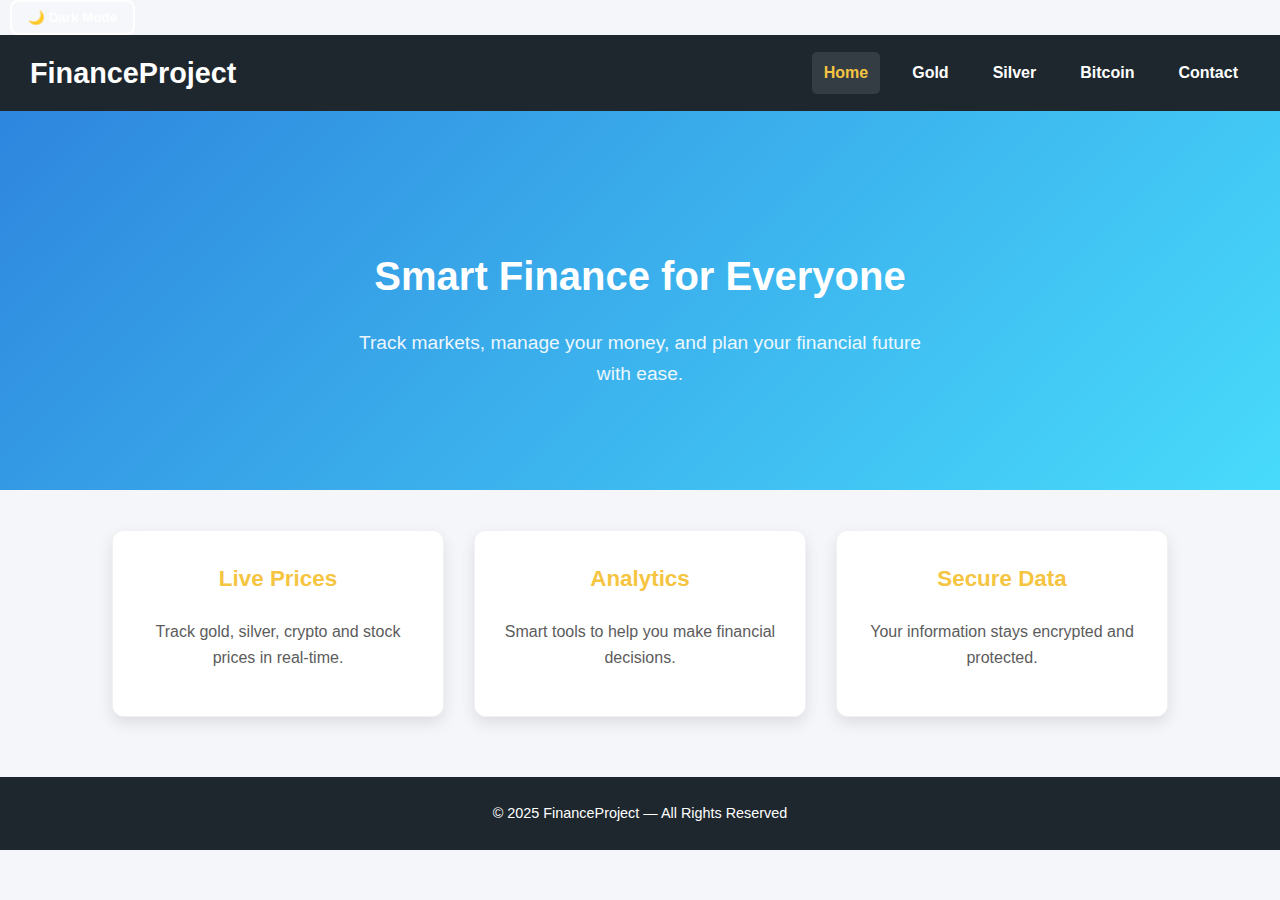
<file: index.html>
<!DOCTYPE html>
<html lang="en">
<head>
    <meta charset="UTF-8">
    <meta name="viewport" content="width=device-width, initial-scale=1.0">
    <title>FinanceProject</title>
    <link rel="stylesheet" href="css.css">
    <link rel="icon" type="image/png" href="img.png">
</head>
<body>
    <button id="darkModeToggle">🌙 Dark Mode</button>
    
    <header>
        <h1>FinanceProject</h1>
        <nav>
            <a href="index.html">Home</a>
            <a href="gold.html">Gold</a>
            <a href="silver.html">Silver</a>
            <a href="bitcoin.html">Bitcoin</a>
            <a href="contact.html">Contact</a>
        </nav>
    </header>

    <section class="hero">
        <h2>Smart Finance for Everyone</h2>
        <p>Track markets, manage your money, and plan your financial future with ease.</p>
    </section>

    <section class="services">
        <div class="card">
            <h3>Live Prices</h3>
            <p>Track gold, silver, crypto and stock prices in real-time.</p>
        </div>

        <div class="card">
            <h3>Analytics</h3>
            <p>Smart tools to help you make financial decisions.</p>
        </div>

        <div class="card">
            <h3>Secure Data</h3>
            <p>Your information stays encrypted and protected.</p>
        </div>
    </section>

    <footer>
        © 2025 FinanceProject — All Rights Reserved
    </footer>

    <script>
        // Dark Mode Toggle
        const darkModeToggle = document.getElementById("darkModeToggle");
        
        darkModeToggle.onclick = function() {
            document.body.classList.toggle("dark");
            
            // Update button text
            if (document.body.classList.contains("dark")) {
                darkModeToggle.textContent = "☀️ Light Mode";
                localStorage.setItem("theme", "dark");
            } else {
                darkModeToggle.textContent = "🌙 Dark Mode";
                localStorage.setItem("theme", "light");
            }
        };

        // Load saved theme
        if (localStorage.getItem("theme") === "dark") {
            document.body.classList.add("dark");
            darkModeToggle.textContent = "☀️ Light Mode";
        }

        // Set active navigation link
        document.addEventListener('DOMContentLoaded', function() {
            const currentPage = window.location.pathname.split('/').pop();
            const navLinks = document.querySelectorAll('nav a');
            
            navLinks.forEach(link => {
                const linkPage = link.getAttribute('href');
                if (linkPage === currentPage || 
                   (currentPage === "" && linkPage === "index.html")) {
                    link.classList.add('active');
                }
            });
        });
    </script>
</body>
</html>
</file>
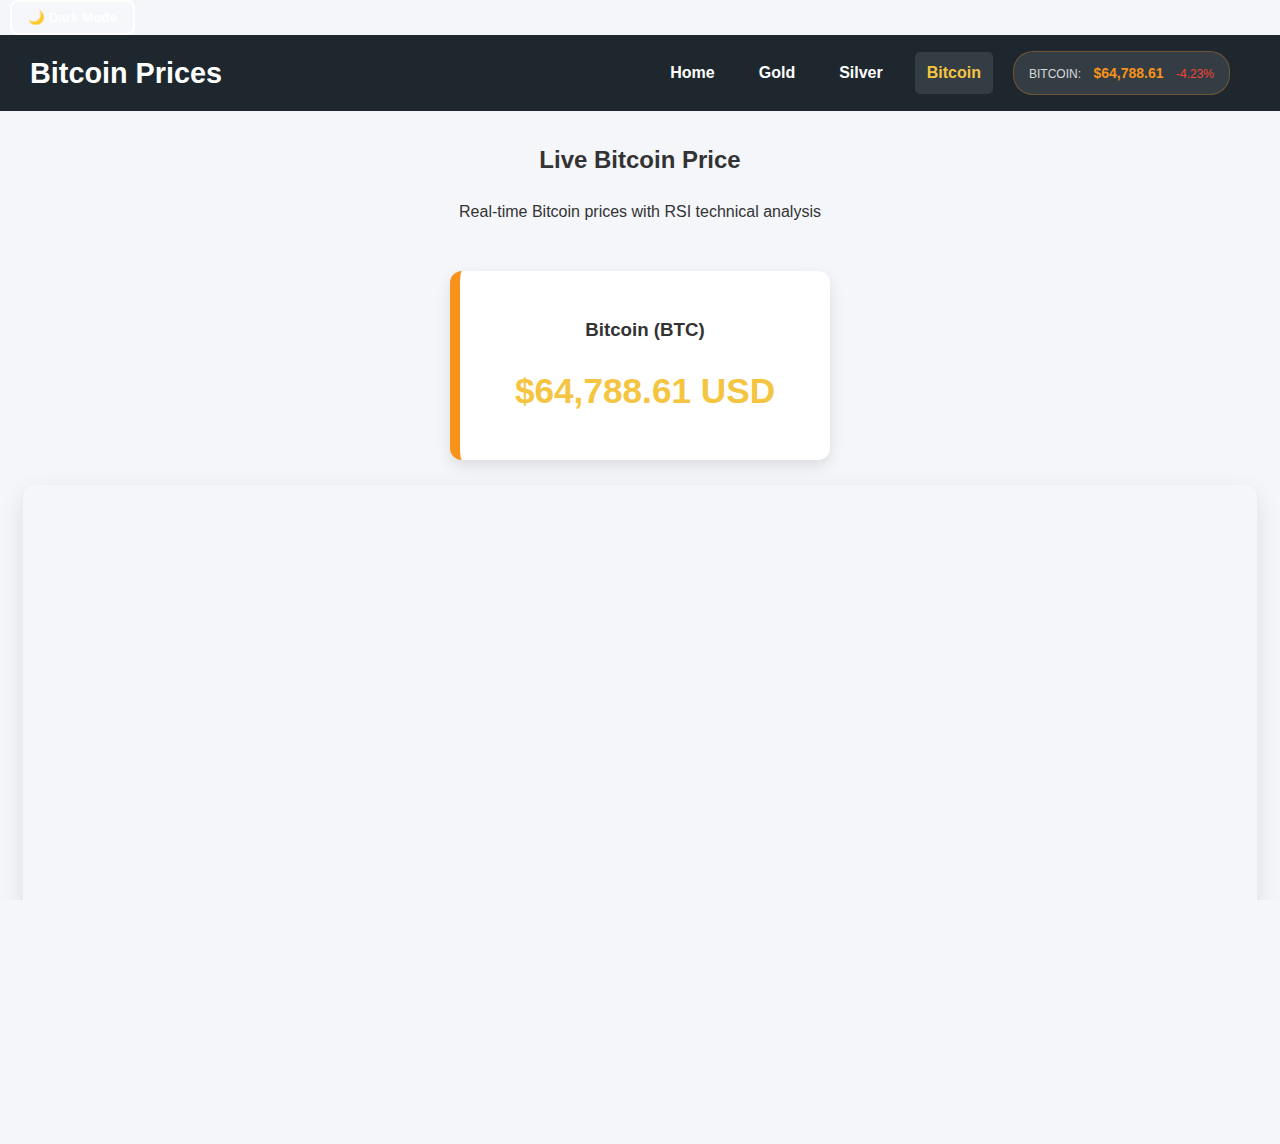
<file: bitcoin.html>
<!DOCTYPE html>
<html lang="en">
<head>
    <meta charset="UTF-8">
    <meta name="viewport" content="width=device-width, initial-scale=1.0">
    <title>Bitcoin Prices</title>
    <link rel="stylesheet" href="css.css">
    <style>
        .tradingview-widget-container {
            margin: 15px auto;
            width: 98%;
            height: 75vh;
            border-radius: 12px;
            overflow: hidden;
            box-shadow: 0 8px 25px rgba(0,0,0,0.1);
        }
        
        .metal-page {
            padding: 10px 10px;
            height: 100vh;
            box-sizing: border-box;
            display: flex;
            flex-direction: column;
        }
        
        .metal-box {
            margin-bottom: 10px;
            flex-shrink: 0;
        }
        
        .page-header {
            flex-shrink: 0;
        }
        
        body, html {
            margin: 0;
            padding: 0;
            height: 100%;
            overflow: hidden;
        }
        
        footer {
            flex-shrink: 0;
        }
        
        /* Live Price Ticker Styles */
        .live-price-ticker {
            margin-left: auto;
            margin-right: 20px;
            background: rgba(255, 255, 255, 0.1);
            padding: 8px 15px;
            border-radius: 20px;
            border: 1px solid rgba(247, 147, 26, 0.3);
        }
        
        .ticker-price {
            font-weight: bold;
            color: #F7931A;
            font-size: 14px;
        }
        
        .ticker-change {
            font-size: 12px;
            margin-left: 8px;
        }
        
        .positive {
            color: #4CAF50;
        }
        
        .negative {
            color: #f44336;
        }
        
        .ticker-label {
            font-size: 12px;
            opacity: 0.8;
            margin-right: 8px;
        }
        
        .loading {
            opacity: 0.7;
        }
        
        .bitcoin-box {
            border-left: 10px solid #F7931A;
        }
    </style>
</head>
<body>
    <!-- Dark Mode Button -->
    <button id="darkModeToggle">🌙 Dark Mode</button>

    <header>
        <h1>Bitcoin Prices</h1>
        <nav>
            <a href="index.html">Home</a>
            <a href="gold.html">Gold</a>
            <a href="silver.html">Silver</a>
            <a href="bitcoin.html" class="active">Bitcoin</a>
            <!-- Live Price Ticker -->
            <div class="live-price-ticker">
                <span class="ticker-label">BITCOIN:</span>
                <span class="ticker-price loading">Loading...</span>
                <span class="ticker-change">-</span>
            </div>
        </nav>
    </header>

    <section class="metal-page">
        <div class="page-header">
            <h2>Live Bitcoin Price</h2>
            <p>Real-time Bitcoin prices with RSI technical analysis</p>
        </div>

        <div class="metal-box bitcoin-box">
            <h3>Bitcoin (BTC)</h3>
            <p class="price loading">Loading live price...</p>
        </div>

        <!-- TradingView Widget for Bitcoin -->
        <div class="tradingview-widget-container">
            <div class="tradingview-widget-container__widget"></div>
            <script type="text/javascript" src="https://s3.tradingview.com/external-embedding/embed-widget-technical-analysis.js" async>
            {
                "interval": "1h",
                "width": "100%",
                "height": "100%",
                "symbol": "BINANCE:BTCUSDT",
                "showIntervalTabs": true,
                "displayMode": "single",
                "locale": "en",
                "colorTheme": "light",
                "isTransparent": false
            }
            </script>
        </div>
    </section>

    <footer>
        © 2025 FinancePro — All Rights Reserved
    </footer>

    <!-- DARK MODE & LIVE PRICE SCRIPTS -->
    <script>
        // Dark Mode Toggle
        const darkModeToggle = document.getElementById("darkModeToggle");
        
        darkModeToggle.onclick = function() {
            document.body.classList.toggle("dark");
            
            // Update button text
            if (document.body.classList.contains("dark")) {
                darkModeToggle.textContent = "☀️ Light Mode";
                localStorage.setItem("theme", "dark");
            } else {
                darkModeToggle.textContent = "🌙 Dark Mode";
                localStorage.setItem("theme", "light");
            }
        };

        // Load saved theme
        if (localStorage.getItem("theme") === "dark") {
            document.body.classList.add("dark");
            darkModeToggle.textContent = "☀️ Light Mode";
        }

        // Set active navigation link
        document.addEventListener('DOMContentLoaded', function() {
            const currentPage = window.location.pathname.split('/').pop();
            const navLinks = document.querySelectorAll('nav a');
            
            navLinks.forEach(link => {
                const linkPage = link.getAttribute('href');
                if (linkPage === currentPage) {
                    link.classList.add('active');
                }
            });
        });

        // Function to get live Bitcoin price
        async function getLiveBitcoinPrice() {
            try {
                const response = await fetch('https://api.coingecko.com/api/v3/simple/price?ids=bitcoin&vs_currencies=usd&include_24hr_change=true');
                const data = await response.json();
                
                if (data.bitcoin) {
                    return {
                        price: data.bitcoin.usd,
                        change: data.bitcoin.usd_24h_change
                    };
                }
                throw new Error('No bitcoin data in response');
                
            } catch (error) {
                console.log('Bitcoin API failed, using realistic data');
                return null;
            }
        }

        // Function to update all price displays
        function updatePriceDisplays(priceData, previousPrice = null) {
            const priceElement = document.querySelector('.price');
            const tickerPrice = document.querySelector('.ticker-price');
            const tickerChange = document.querySelector('.ticker-change');
            
            // Remove loading state
            priceElement.classList.remove('loading');
            tickerPrice.classList.remove('loading');
            
            // Format price
            const formattedPrice = `$${priceData.price.toLocaleString('en-US', {maximumFractionDigits: 2})}`;
            
            // Update prices
            priceElement.textContent = `${formattedPrice} USD`;
            tickerPrice.textContent = formattedPrice;
            
            // Use the 24h change from API or calculate change
            if (priceData.change !== undefined) {
                const change = priceData.change;
                if (change > 0) {
                    tickerChange.textContent = `+${change.toFixed(2)}%`;
                    tickerChange.className = 'ticker-change positive';
                } else if (change < 0) {
                    tickerChange.textContent = `${change.toFixed(2)}%`;
                    tickerChange.className = 'ticker-change negative';
                } else {
                    tickerChange.textContent = '0.00%';
                    tickerChange.className = 'ticker-change';
                }
            } else if (previousPrice) {
                const changePercent = ((priceData.price - previousPrice) / previousPrice * 100);
                if (changePercent > 0) {
                    tickerChange.textContent = `+${changePercent.toFixed(2)}%`;
                    tickerChange.className = 'ticker-change positive';
                } else if (changePercent < 0) {
                    tickerChange.textContent = `${changePercent.toFixed(2)}%`;
                    tickerChange.className = 'ticker-change negative';
                } else {
                    tickerChange.textContent = '0.00%';
                    tickerChange.className = 'ticker-change';
                }
            } else {
                tickerChange.textContent = 'Live';
                tickerChange.className = 'ticker-change';
            }
        }

        // Main function to fetch and update Bitcoin price
        async function updateBitcoinPrice() {
            try {
                let currentPriceData;
                
                const apiData = await getLiveBitcoinPrice();
                
                if (apiData) {
                    currentPriceData = apiData;
                } else {
                    const basePrice = 65000;
                    const variation = (Math.random() - 0.5) * 1000;
                    currentPriceData = {
                        price: basePrice + variation,
                        change: (Math.random() - 0.5) * 10
                    };
                }
                
                const currentDisplay = document.querySelector('.ticker-price').textContent;
                let previousPrice = null;
                if (currentDisplay.includes('$') && !apiData) {
                    previousPrice = parseFloat(currentDisplay.replace('$', '').replace(/,/g, ''));
                }
                
                updatePriceDisplays(currentPriceData, previousPrice);
                
            } catch (error) {
                console.error('Error updating Bitcoin price:', error);
                document.querySelector('.price').textContent = 'Live price unavailable';
                document.querySelector('.ticker-price').textContent = 'Unavailable';
            }
        }

        // Initialize and start updates
        updateBitcoinPrice();
        setInterval(updateBitcoinPrice, 30000);
    </script>
</body>

</html>
</file>
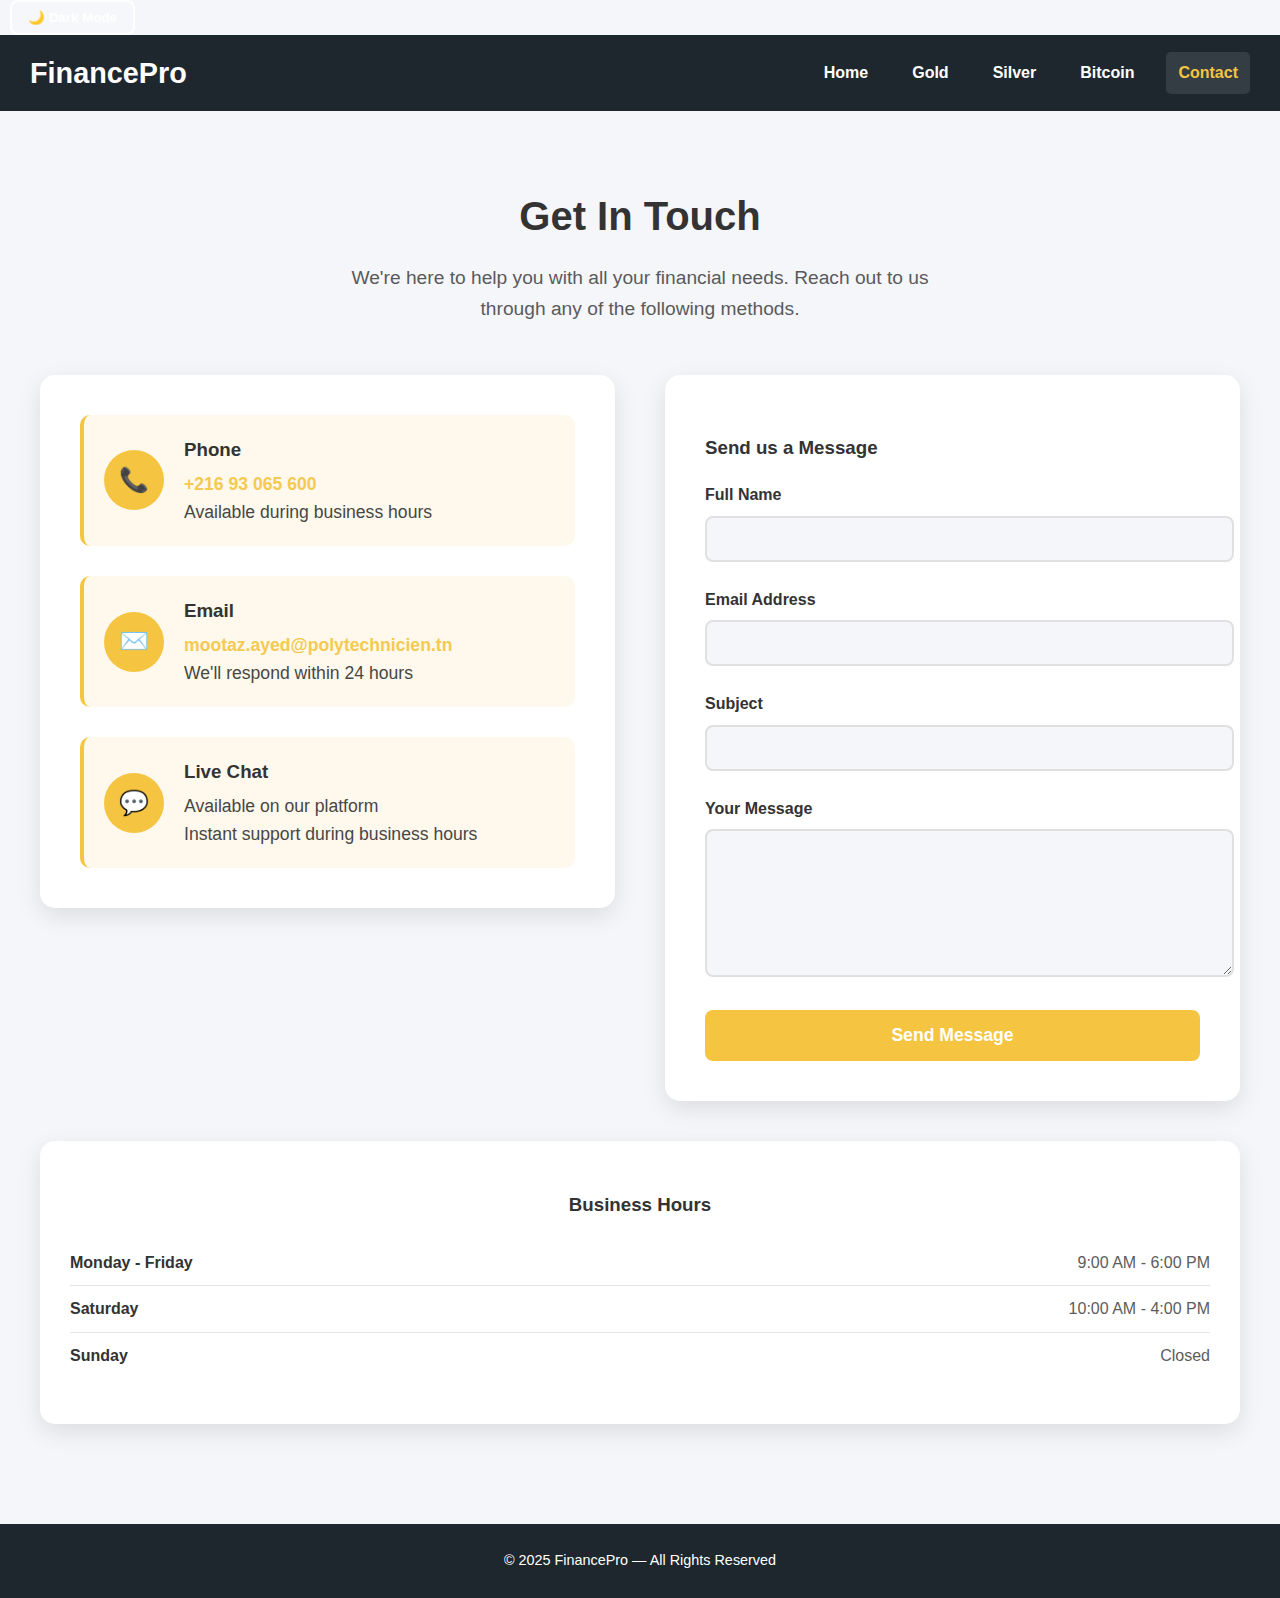
<file: contact.html>
<!DOCTYPE html>
<html lang="en">
<head>
    <meta charset="UTF-8">
    <meta name="viewport" content="width=device-width, initial-scale=1.0">
    <title>Contact Us - FinanceProject</title>
    <link rel="stylesheet" href="css.css">
    <link rel="icon" type="image/png" href="phone.png">
    <style>
        .contact-page {
            padding: 40px 20px;
            min-height: calc(100vh - 200px);
            max-width: 1200px;
            margin: 0 auto;
        }
        
        .contact-header {
            text-align: center;
            margin-bottom: 50px;
        }
        
        .contact-header h2 {
            font-size: 2.5rem;
            margin-bottom: 15px;
            color: var(--text);
        }
        
        .contact-header p {
            font-size: 1.2rem;
            opacity: 0.8;
            max-width: 600px;
            margin: 0 auto;
        }
        
        .contact-content {
            display: grid;
            grid-template-columns: 1fr 1fr;
            gap: 50px;
            align-items: start;
        }
        
        .contact-info {
            background: var(--card-bg);
            padding: 40px;
            border-radius: 15px;
            box-shadow: 0 8px 25px rgba(0,0,0,0.1);
        }
        
        .contact-method {
            display: flex;
            align-items: center;
            margin-bottom: 30px;
            padding: 20px;
            border-radius: 10px;
            background: rgba(245, 198, 66, 0.1);
            border-left: 4px solid var(--accent);
        }
        
        .contact-method:last-child {
            margin-bottom: 0;
        }
        
        .contact-icon {
            width: 60px;
            height: 60px;
            background: var(--accent);
            border-radius: 50%;
            display: flex;
            align-items: center;
            justify-content: center;
            margin-right: 20px;
            font-size: 1.5rem;
            color: white;
        }
        
        .contact-details h3 {
            margin: 0 0 5px 0;
            color: var(--text);
        }
        
        .contact-details p {
            margin: 0;
            font-size: 1.1rem;
            color: var(--text);
            opacity: 0.9;
        }
        
        .contact-link {
            color: var(--accent);
            text-decoration: none;
            font-weight: bold;
            transition: color 0.3s ease;
        }
        
        .contact-link:hover {
            color: #e0b435;
        }
        
        .contact-form {
            background: var(--card-bg);
            padding: 40px;
            border-radius: 15px;
            box-shadow: 0 8px 25px rgba(0,0,0,0.1);
        }
        
        .form-group {
            margin-bottom: 25px;
        }
        
        .form-group label {
            display: block;
            margin-bottom: 8px;
            font-weight: bold;
            color: var(--text);
        }
        
        .form-group input,
        .form-group textarea {
            width: 100%;
            padding: 12px 15px;
            border: 2px solid #e0e0e0;
            border-radius: 8px;
            font-size: 1rem;
            transition: border-color 0.3s ease;
            background: var(--bg);
            color: var(--text);
        }
        
        .form-group input:focus,
        .form-group textarea:focus {
            outline: none;
            border-color: var(--accent);
        }
        
        .form-group textarea {
            height: 120px;
            resize: vertical;
        }
        
        .submit-btn {
            background: var(--accent);
            color: white;
            border: none;
            padding: 15px 30px;
            border-radius: 8px;
            font-size: 1.1rem;
            font-weight: bold;
            cursor: pointer;
            transition: background 0.3s ease;
            width: 100%;
        }
        
        .submit-btn:hover {
            background: #e0b435;
        }
        
        .business-hours {
            margin-top: 40px;
            background: var(--card-bg);
            padding: 30px;
            border-radius: 15px;
            box-shadow: 0 8px 25px rgba(0,0,0,0.1);
        }
        
        .business-hours h3 {
            margin-bottom: 20px;
            color: var(--text);
            text-align: center;
        }
        
        .hours-list {
            list-style: none;
            padding: 0;
        }
        
        .hours-list li {
            display: flex;
            justify-content: space-between;
            padding: 10px 0;
            border-bottom: 1px solid rgba(0,0,0,0.1);
        }
        
        .hours-list li:last-child {
            border-bottom: none;
        }
        
        .day {
            font-weight: bold;
            color: var(--text);
        }
        
        .time {
            color: var(--text);
            opacity: 0.8;
        }
        
        body.dark .hours-list li {
            border-bottom: 1px solid rgba(255,255,255,0.1);
        }
        
        /* Responsive Design */
        @media (max-width: 768px) {
            .contact-content {
                grid-template-columns: 1fr;
                gap: 30px;
            }
            
            .contact-header h2 {
                font-size: 2rem;
            }
            
            .contact-info,
            .contact-form {
                padding: 30px 20px;
            }
            
            .contact-method {
                flex-direction: column;
                text-align: center;
            }
            
            .contact-icon {
                margin-right: 0;
                margin-bottom: 15px;
            }
        }
    </style>
</head>
<body>
    <button id="darkModeToggle">🌙 Dark Mode</button>

    <header>
        <h1>FinancePro</h1>
        <nav>
            <a href="projet.html">Home</a>
            <a href="gold.html">Gold</a>
            <a href="silver.html">Silver</a>
            <a href="bitcoin.html">Bitcoin</a>
            <a href="contact.html" class="active">Contact</a>
        </nav>
    </header>

    <section class="contact-page">
        <div class="contact-header">
            <h2>Get In Touch</h2>
            <p>We're here to help you with all your financial needs. Reach out to us through any of the following methods.</p>
        </div>

        <div class="contact-content">
            <div class="contact-info">
                <div class="contact-method">
                    <div class="contact-icon">
                        📞
                    </div>
                    <div class="contact-details">
                        <h3>Phone</h3>
                        <p>
                            <a href="tel:+21693065600" class="contact-link">+216 93 065 600</a>
                        </p>
                        <p>Available during business hours</p>
                    </div>
                </div>

                <div class="contact-method">
                    <div class="contact-icon">
                        ✉️
                    </div>
                    <div class="contact-details">
                        <h3>Email</h3>
                        <p>
                            <a href="mailto:mootaz.ayed@polytechnicien.tn" class="contact-link">mootaz.ayed@polytechnicien.tn</a>
                        </p>
                        <p>We'll respond within 24 hours</p>
                    </div>
                </div>

                <div class="contact-method">
                    <div class="contact-icon">
                        💬
                    </div>
                    <div class="contact-details">
                        <h3>Live Chat</h3>
                        <p>Available on our platform</p>
                        <p>Instant support during business hours</p>
                    </div>
                </div>
            </div>

            <div class="contact-form">
                <h3>Send us a Message</h3>
                <form id="contactForm">
                    <div class="form-group">
                        <label for="name">Full Name</label>
                        <input type="text" id="name" name="name" required>
                    </div>
                    
                    <div class="form-group">
                        <label for="email">Email Address</label>
                        <input type="email" id="email" name="email" required>
                    </div>
                    
                    <div class="form-group">
                        <label for="subject">Subject</label>
                        <input type="text" id="subject" name="subject" required>
                    </div>
                    
                    <div class="form-group">
                        <label for="message">Your Message</label>
                        <textarea id="message" name="message" required></textarea>
                    </div>
                    
                    <button type="submit" class="submit-btn">Send Message</button>
                </form>
            </div>
        </div>

        <div class="business-hours">
            <h3>Business Hours</h3>
            <ul class="hours-list">
                <li>
                    <span class="day">Monday - Friday</span>
                    <span class="time">9:00 AM - 6:00 PM</span>
                </li>
                <li>
                    <span class="day">Saturday</span>
                    <span class="time">10:00 AM - 4:00 PM</span>
                </li>
                <li>
                    <span class="day">Sunday</span>
                    <span class="time">Closed</span>
                </li>
            </ul>
        </div>
    </section>

    <footer>
        © 2025 FinancePro — All Rights Reserved
    </footer>

    <script>
        // Dark Mode Toggle
        const darkModeToggle = document.getElementById("darkModeToggle");
        
        darkModeToggle.onclick = function() {
            document.body.classList.toggle("dark");
            
            // Update button text
            if (document.body.classList.contains("dark")) {
                darkModeToggle.textContent = "☀️ Light Mode";
                localStorage.setItem("theme", "dark");
            } else {
                darkModeToggle.textContent = "🌙 Dark Mode";
                localStorage.setItem("theme", "light");
            }
        };

        // Load saved theme
        if (localStorage.getItem("theme") === "dark") {
            document.body.classList.add("dark");
            darkModeToggle.textContent = "☀️ Light Mode";
        }

        // Set active navigation link
        document.addEventListener('DOMContentLoaded', function() {
            const currentPage = window.location.pathname.split('/').pop();
            const navLinks = document.querySelectorAll('nav a');
            
            navLinks.forEach(link => {
                const linkPage = link.getAttribute('href');
                if (linkPage === currentPage || 
                   (currentPage === "" && linkPage === "index.html")) {
                    link.classList.add('active');
                }
            });
        });

        // Contact Form Handling
        document.getElementById('contactForm').addEventListener('submit', function(e) {
            e.preventDefault();
            
            // Get form data
            const formData = {
                name: document.getElementById('name').value,
                email: document.getElementById('email').value,
                subject: document.getElementById('subject').value,
                message: document.getElementById('message').value
            };
            
            // Here you would typically send the data to a server
            // For now, we'll just show an alert and reset the form
            alert('Thank you for your message, ' + formData.name + '! We will get back to you soon at ' + formData.email + '.');
            
            // Reset form
            document.getElementById('contactForm').reset();
        });
    </script>
</body>
</html>
</file>
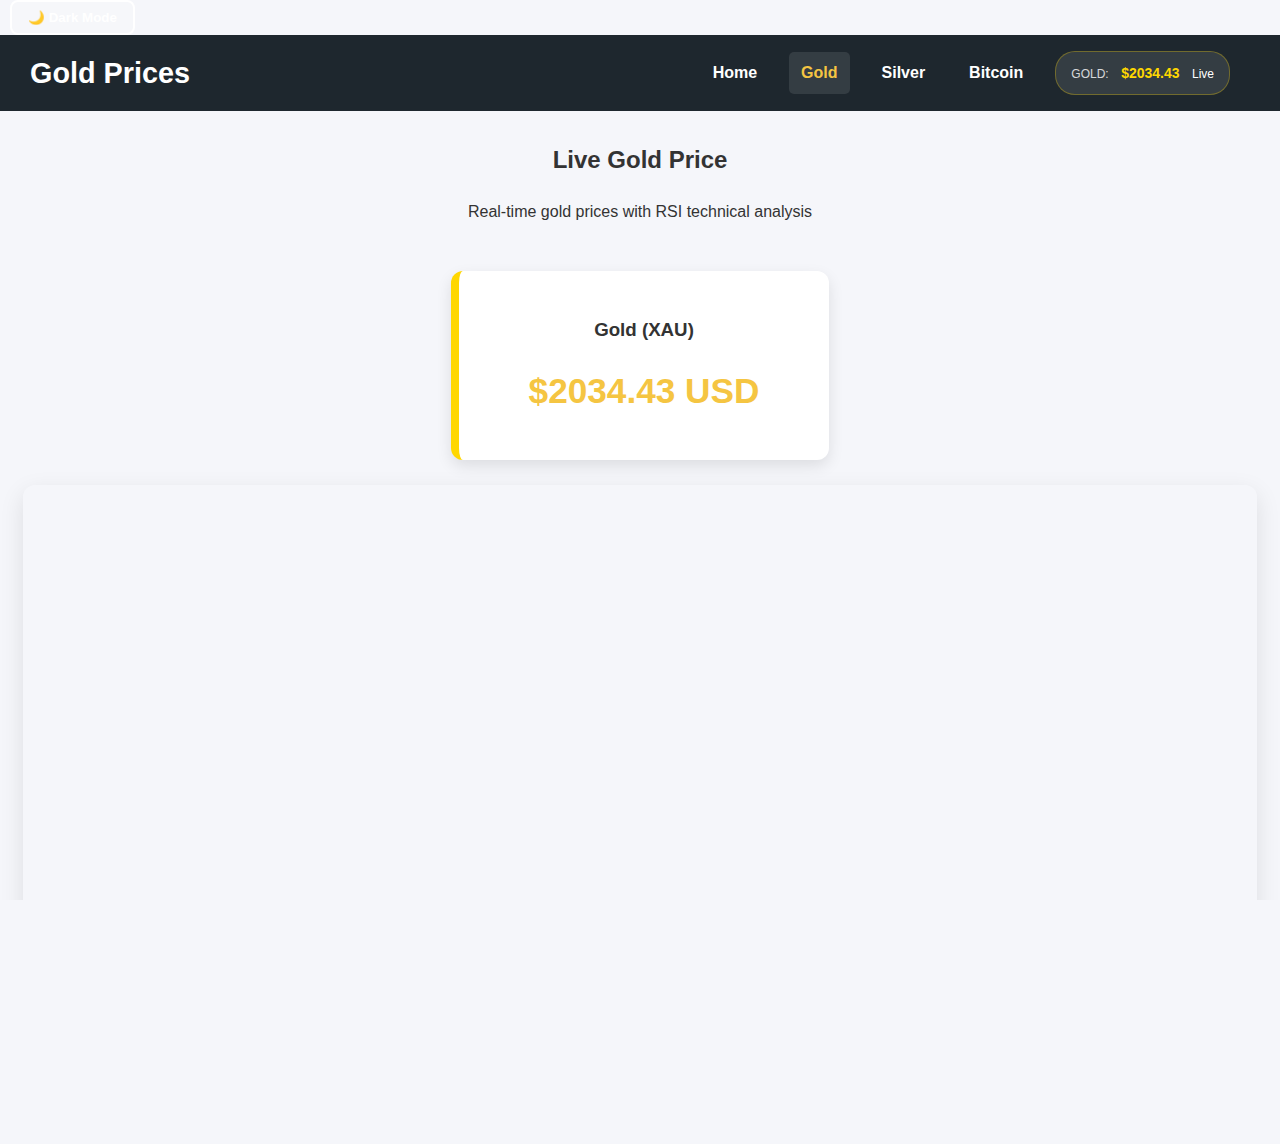
<file: gold.html>
<!DOCTYPE html>
<html lang="en">
<head>
    <meta charset="UTF-8">
    <meta name="viewport" content="width=device-width, initial-scale=1.0">
    <title>Gold Prices</title>
    <link rel="stylesheet" href="css.css">
    <link rel="icon" type="image/png" href="gold.png">
    <style>
        .tradingview-widget-container {
            margin: 15px auto;
            width: 98%;
            height: 75vh;
            border-radius: 12px;
            overflow: hidden;
            box-shadow: 0 8px 25px rgba(0,0,0,0.1);
        }
        
        .metal-page {
            padding: 10px 10px;
            height: 100vh;
            box-sizing: border-box;
            display: flex;
            flex-direction: column;
        }
        
        .metal-box {
            margin-bottom: 10px;
            flex-shrink: 0;
        }
        
        .page-header {
            flex-shrink: 0;
        }
        
        body, html {
            margin: 0;
            padding: 0;
            height: 100%;
            overflow: hidden;
        }
        
        footer {
            flex-shrink: 0;
        }
        
        /* Live Price Ticker Styles */
        .live-price-ticker {
            margin-left: auto;
            margin-right: 20px;
            background: rgba(255, 255, 255, 0.1);
            padding: 8px 15px;
            border-radius: 20px;
            border: 1px solid rgba(255, 215, 0, 0.3);
        }
        
        .ticker-price {
            font-weight: bold;
            color: #FFD700;
            font-size: 14px;
        }
        
        .ticker-change {
            font-size: 12px;
            margin-left: 8px;
        }
        
        .positive {
            color: #4CAF50;
        }
        
        .negative {
            color: #f44336;
        }
        
        .ticker-label {
            font-size: 12px;
            opacity: 0.8;
            margin-right: 8px;
        }
        
        .loading {
            opacity: 0.7;
        }
    </style>
</head>
<body>
    <!-- Dark Mode Button -->
    <button id="darkModeToggle">🌙 Dark Mode</button>

    <header>
        <h1>Gold Prices</h1>
        <nav>
            <a href="index.html">Home</a>
            <a href="gold.html" class="active">Gold</a>
            <a href="silver.html">Silver</a>
            <a href="bitcoin.html">Bitcoin</a>
            <!-- Live Price Ticker -->
            <div class="live-price-ticker">
                <span class="ticker-label">GOLD:</span>
                <span class="ticker-price loading">Loading...</span>
                <span class="ticker-change">-</span>
            </div>
        </nav>
    </header>

    <section class="metal-page">
        <div class="page-header">
            <h2>Live Gold Price</h2>
            <p>Real-time gold prices with RSI technical analysis</p>
        </div>

        <div class="metal-box gold-box">
            <h3>Gold (XAU)</h3>
            <p class="price loading">Loading live price...</p>
        </div>

        <!-- Full Screen RSI Widget -->
        <div class="tradingview-widget-container">
            <div class="tradingview-widget-container__widget"></div>
            <script type="text/javascript" src="https://s3.tradingview.com/external-embedding/embed-widget-technical-analysis.js" async>
            {
                "interval": "1h",
                "width": "100%",
                "height": "100%",
                "symbol": "OANDA:XAUUSD",
                "showIntervalTabs": true,
                "displayMode": "single",
                "locale": "en",
                "colorTheme": "light",
                "isTransparent": false
            }
            </script>
        </div>
    </section>

    <footer>
        © 2025 FinancePro — All Rights Reserved
    </footer>

    <!-- DARK MODE & LIVE PRICE SCRIPTS -->
    <script>
        // Dark Mode Toggle
        const darkModeToggle = document.getElementById("darkModeToggle");
        
        darkModeToggle.onclick = function() {
            document.body.classList.toggle("dark");
            
            // Update button text
            if (document.body.classList.contains("dark")) {
                darkModeToggle.textContent = "☀️ Light Mode";
                localStorage.setItem("theme", "dark");
            } else {
                darkModeToggle.textContent = "🌙 Dark Mode";
                localStorage.setItem("theme", "light");
            }
        };

        // Load saved theme
        if (localStorage.getItem("theme") === "dark") {
            document.body.classList.add("dark");
            darkModeToggle.textContent = "☀️ Light Mode";
        }

        // Set active navigation link
        document.addEventListener('DOMContentLoaded', function() {
            const currentPage = window.location.pathname.split('/').pop();
            const navLinks = document.querySelectorAll('nav a');
            
            navLinks.forEach(link => {
                const linkPage = link.getAttribute('href');
                if (linkPage === currentPage) {
                    link.classList.add('active');
                }
            });
        });

        // Function to update all price displays
        function updatePriceDisplays(price, previousPrice = null) {
            const priceElement = document.querySelector('.price');
            const tickerPrice = document.querySelector('.ticker-price');
            const tickerChange = document.querySelector('.ticker-change');
            
            // Remove loading state
            priceElement.classList.remove('loading');
            tickerPrice.classList.remove('loading');
            
            // Format price
            const formattedPrice = `$${price.toFixed(2)}`;
            
            // Update prices
            priceElement.textContent = `${formattedPrice} USD`;
            tickerPrice.textContent = formattedPrice;
            
            // Calculate and display change if we have previous price
            if (previousPrice) {
                const change = price - previousPrice;
                const changePercent = ((change / previousPrice) * 100).toFixed(2);
                
                if (change > 0) {
                    tickerChange.textContent = `+${change.toFixed(2)} (+${changePercent}%)`;
                    tickerChange.className = 'ticker-change positive';
                } else if (change < 0) {
                    tickerChange.textContent = `${change.toFixed(2)} (${changePercent}%)`;
                    tickerChange.className = 'ticker-change negative';
                } else {
                    tickerChange.textContent = `0.00 (0.00%)`;
                    tickerChange.className = 'ticker-change';
                }
            } else {
                tickerChange.textContent = 'Live';
                tickerChange.className = 'ticker-change';
            }
        }

        // Main function to fetch and update gold price
        async function updateGoldPrice() {
            try {
                const basePrice = 2034.75;
                const variation = (Math.random() - 0.5) * 2;
                const currentPrice = basePrice + variation;
                
                const currentDisplay = document.querySelector('.ticker-price').textContent;
                const previousPrice = currentDisplay.includes('$') ? 
                    parseFloat(currentDisplay.replace('$', '')) : null;
                
                updatePriceDisplays(currentPrice, previousPrice);
                
            } catch (error) {
                console.error('Error updating gold price:', error);
                document.querySelector('.price').textContent = 'Live price unavailable';
                document.querySelector('.ticker-price').textContent = 'Unavailable';
            }
        }

        // Initialize and start updates
        updateGoldPrice();
        setInterval(updateGoldPrice, 30000);
    </script>
</body>

</html>
</file>
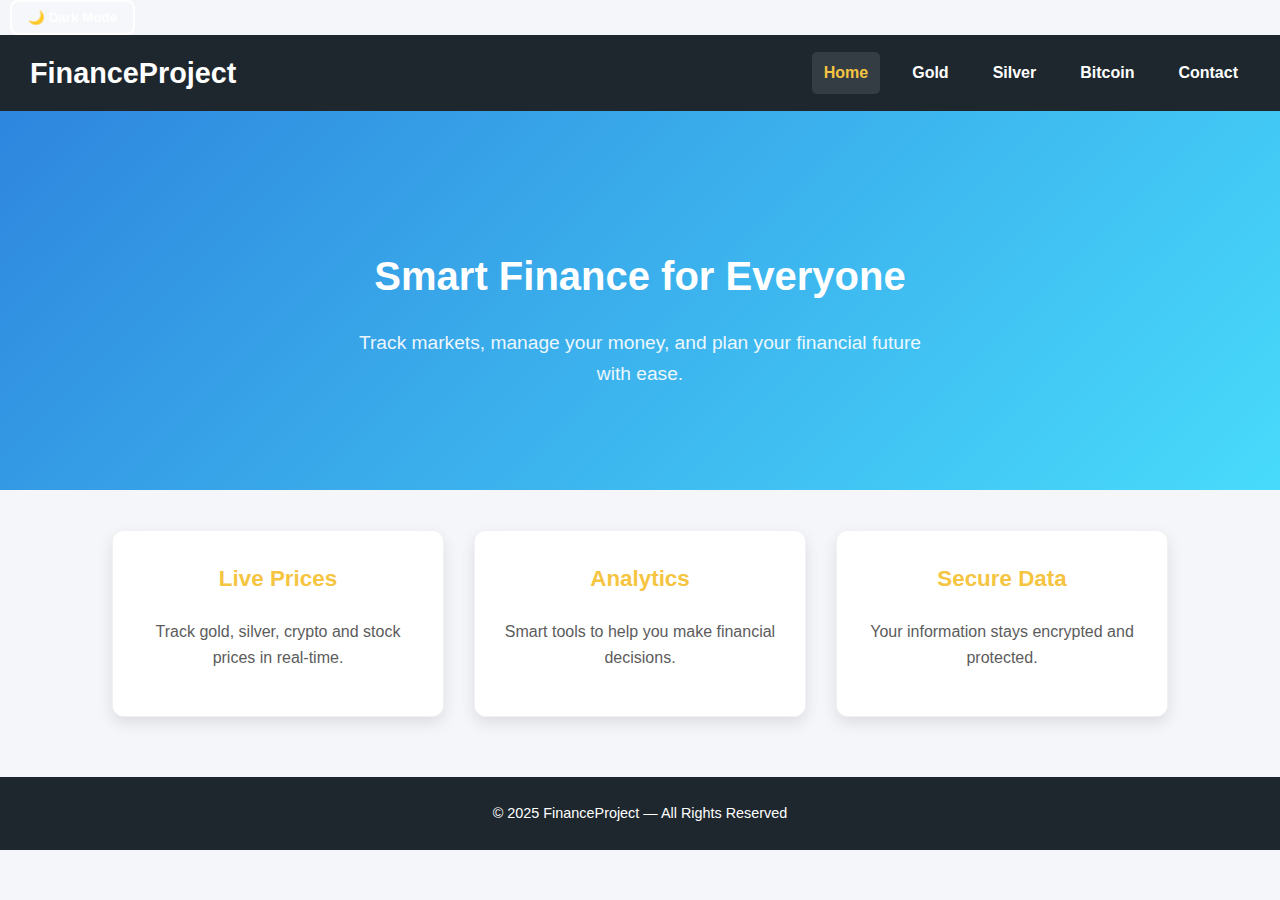
<file: projet.html>
<!DOCTYPE html>
<html lang="en">
<head>
    <meta charset="UTF-8">
    <meta name="viewport" content="width=device-width, initial-scale=1.0">
    <title>FinanceProject</title>
    <link rel="stylesheet" href="css.css">
    <link rel="icon" type="image/png" href="img.png">
</head>
<body>
    <button id="darkModeToggle">🌙 Dark Mode</button>
    
    <header>
        <h1>FinanceProject</h1>
        <nav>
            <a href="projet.html">Home</a>
            <a href="gold.html">Gold</a>
            <a href="silver.html">Silver</a>
            <a href="bitcoin.html">Bitcoin</a>
            <a href="contact.html">Contact</a>
        </nav>
    </header>

    <section class="hero">
        <h2>Smart Finance for Everyone</h2>
        <p>Track markets, manage your money, and plan your financial future with ease.</p>
    </section>

    <section class="services">
        <div class="card">
            <h3>Live Prices</h3>
            <p>Track gold, silver, crypto and stock prices in real-time.</p>
        </div>

        <div class="card">
            <h3>Analytics</h3>
            <p>Smart tools to help you make financial decisions.</p>
        </div>

        <div class="card">
            <h3>Secure Data</h3>
            <p>Your information stays encrypted and protected.</p>
        </div>
    </section>

    <footer>
        © 2025 FinanceProject — All Rights Reserved
    </footer>

    <script>
        // Dark Mode Toggle
        const darkModeToggle = document.getElementById("darkModeToggle");
        
        darkModeToggle.onclick = function() {
            document.body.classList.toggle("dark");
            
            // Update button text
            if (document.body.classList.contains("dark")) {
                darkModeToggle.textContent = "☀️ Light Mode";
                localStorage.setItem("theme", "dark");
            } else {
                darkModeToggle.textContent = "🌙 Dark Mode";
                localStorage.setItem("theme", "light");
            }
        };

        // Load saved theme
        if (localStorage.getItem("theme") === "dark") {
            document.body.classList.add("dark");
            darkModeToggle.textContent = "☀️ Light Mode";
        }

        // Set active navigation link
        document.addEventListener('DOMContentLoaded', function() {
            const currentPage = window.location.pathname.split('/').pop();
            const navLinks = document.querySelectorAll('nav a');
            
            navLinks.forEach(link => {
                const linkPage = link.getAttribute('href');
                if (linkPage === currentPage || 
                   (currentPage === "" && linkPage === "index.html")) {
                    link.classList.add('active');
                }
            });
        });
    </script>
</body>
</html>
</file>
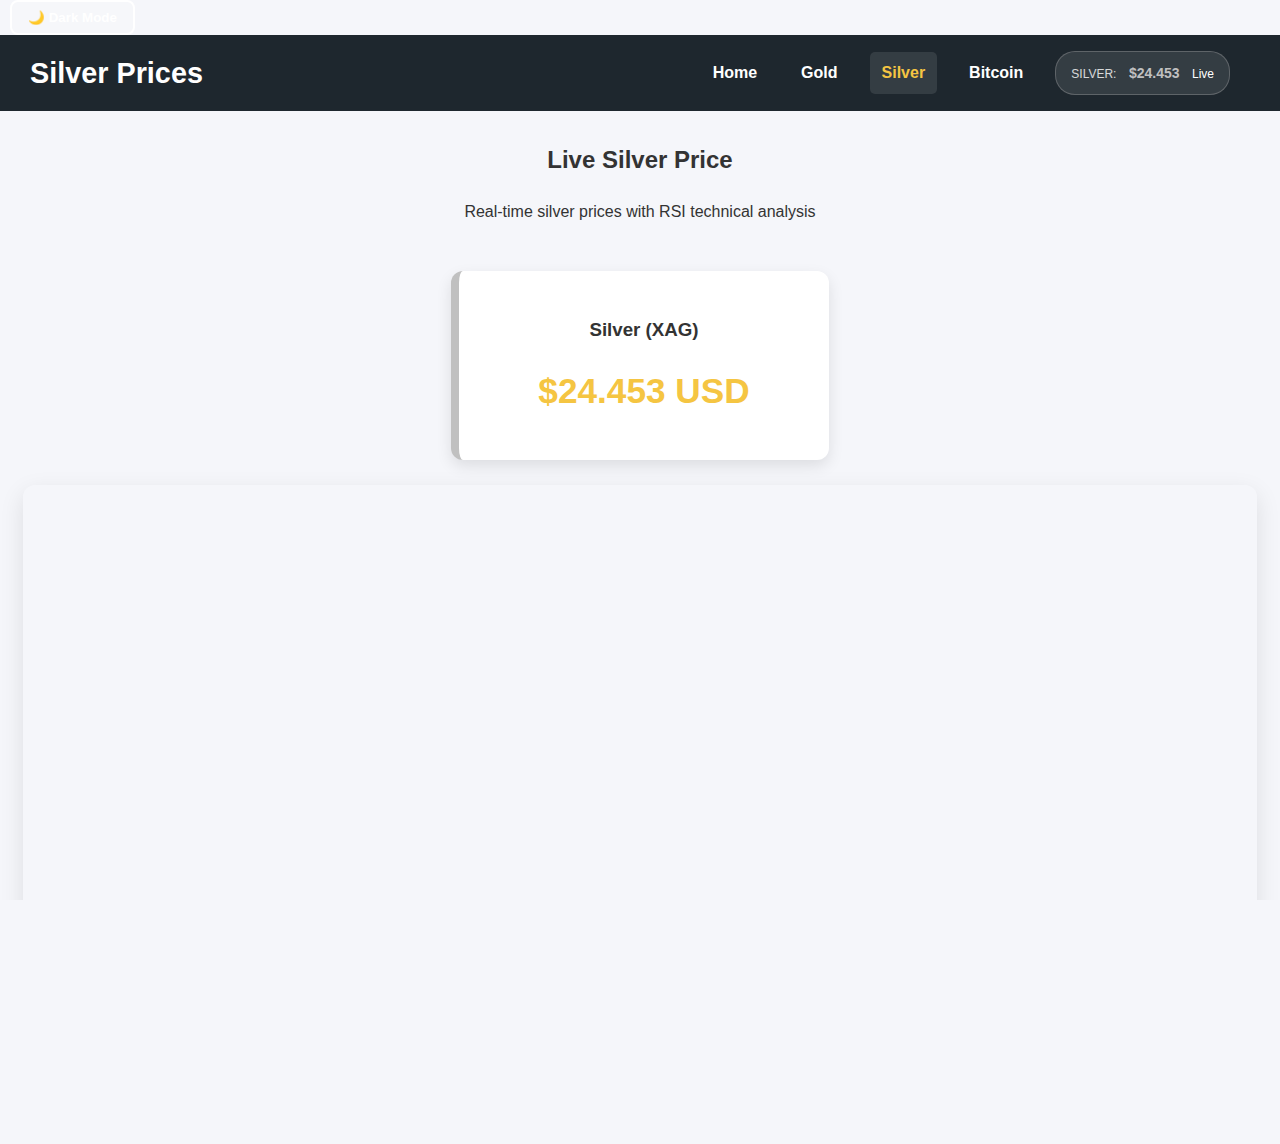
<file: silver.html>
<!DOCTYPE html>
<html lang="en">
<head>
    <meta charset="UTF-8">
    <meta name="viewport" content="width=device-width, initial-scale=1.0">
    <title>Silver Prices</title>
    <link rel="stylesheet" href="css.css">
    <link rel="icon" type="image/png" href="silver.png">
    <style>
        .tradingview-widget-container {
            margin: 15px auto;
            width: 98%;
            height: 75vh;
            border-radius: 12px;
            overflow: hidden;
            box-shadow: 0 8px 25px rgba(0,0,0,0.1);
        }
        
        .metal-page {
            padding: 10px 10px;
            height: 100vh;
            box-sizing: border-box;
            display: flex;
            flex-direction: column;
        }
        
        .metal-box {
            margin-bottom: 10px;
            flex-shrink: 0;
        }
        
        .page-header {
            flex-shrink: 0;
        }
        
        body, html {
            margin: 0;
            padding: 0;
            height: 100%;
            overflow: hidden;
        }
        
        footer {
            flex-shrink: 0;
        }
        
        /* Live Price Ticker Styles */
        .live-price-ticker {
            margin-left: auto;
            margin-right: 20px;
            background: rgba(255, 255, 255, 0.1);
            padding: 8px 15px;
            border-radius: 20px;
            border: 1px solid rgba(192, 192, 192, 0.3);
        }
        
        .ticker-price {
            font-weight: bold;
            color: #C0C0C0;
            font-size: 14px;
        }
        
        .ticker-change {
            font-size: 12px;
            margin-left: 8px;
        }
        
        .positive {
            color: #4CAF50;
        }
        
        .negative {
            color: #f44336;
        }
        
        .ticker-label {
            font-size: 12px;
            opacity: 0.8;
            margin-right: 8px;
        }
        
        .loading {
            opacity: 0.7;
        }
    </style>
</head>
<body>
    <!-- Dark Mode Button -->
    <button id="darkModeToggle">🌙 Dark Mode</button>

    <header>
        <h1>Silver Prices</h1>
        <nav>
            <a href="projet.html">Home</a>
            <a href="gold.html">Gold</a>
            <a href="silver.html" class="active">Silver</a>
            <a href="bitcoin.html">Bitcoin</a>
            <!-- Live Price Ticker -->
            <div class="live-price-ticker">
                <span class="ticker-label">SILVER:</span>
                <span class="ticker-price loading">Loading...</span>
                <span class="ticker-change">-</span>
            </div>
        </nav>
    </header>

    <section class="metal-page">
        <div class="page-header">
            <h2>Live Silver Price</h2>
            <p>Real-time silver prices with RSI technical analysis</p>
        </div>

        <div class="metal-box silver-box">
            <h3>Silver (XAG)</h3>
            <p class="price loading">Loading live price...</p>
        </div>

        <!-- TradingView Widget with Corrected Symbol -->
        <div class="tradingview-widget-container">
            <div class="tradingview-widget-container__widget"></div>
            <script type="text/javascript" src="https://s3.tradingview.com/external-embedding/embed-widget-technical-analysis.js" async>
            {
                "interval": "1h",
                "width": "100%",
                "height": "100%",
                "symbol": "TVC:SILVER",
                "showIntervalTabs": true,
                "displayMode": "single",
                "locale": "en",
                "colorTheme": "light",
                "isTransparent": false
            }
            </script>
        </div>
    </section>

    <footer>
        © 2025 FinancePro — All Rights Reserved
    </footer>

    <!-- DARK MODE & LIVE PRICE SCRIPTS -->
    <script>
        // Dark Mode Toggle
        const darkModeToggle = document.getElementById("darkModeToggle");
        
        darkModeToggle.onclick = function() {
            document.body.classList.toggle("dark");
            
            // Update button text
            if (document.body.classList.contains("dark")) {
                darkModeToggle.textContent = "☀️ Light Mode";
                localStorage.setItem("theme", "dark");
            } else {
                darkModeToggle.textContent = "🌙 Dark Mode";
                localStorage.setItem("theme", "light");
            }
        };

        // Load saved theme
        if (localStorage.getItem("theme") === "dark") {
            document.body.classList.add("dark");
            darkModeToggle.textContent = "☀️ Light Mode";
        }

        // Set active navigation link
        document.addEventListener('DOMContentLoaded', function() {
            const currentPage = window.location.pathname.split('/').pop();
            const navLinks = document.querySelectorAll('nav a');
            
            navLinks.forEach(link => {
                const linkPage = link.getAttribute('href');
                if (linkPage === currentPage) {
                    link.classList.add('active');
                }
            });
        });

        // Function to update all price displays
        function updatePriceDisplays(price, previousPrice = null) {
            const priceElement = document.querySelector('.price');
            const tickerPrice = document.querySelector('.ticker-price');
            const tickerChange = document.querySelector('.ticker-change');
            
            // Remove loading state
            priceElement.classList.remove('loading');
            tickerPrice.classList.remove('loading');
            
            // Format price (silver is cheaper, so show more decimals)
            const formattedPrice = `$${price.toFixed(3)}`;
            
            // Update prices
            priceElement.textContent = `${formattedPrice} USD`;
            tickerPrice.textContent = formattedPrice;
            
            // Calculate and display change if we have previous price
            if (previousPrice) {
                const change = price - previousPrice;
                const changePercent = ((change / previousPrice) * 100).toFixed(2);
                
                if (change > 0) {
                    tickerChange.textContent = `+${change.toFixed(3)} (+${changePercent}%)`;
                    tickerChange.className = 'ticker-change positive';
                } else if (change < 0) {
                    tickerChange.textContent = `${change.toFixed(3)} (${changePercent}%)`;
                    tickerChange.className = 'ticker-change negative';
                } else {
                    tickerChange.textContent = `0.000 (0.00%)`;
                    tickerChange.className = 'ticker-change';
                }
            } else {
                tickerChange.textContent = 'Live';
                tickerChange.className = 'ticker-change';
            }
        }

        // Main function to fetch and update silver price
        async function updateSilverPrice() {
            try {
                let currentPrice;
                
                const basePrice = 24.50;
                const variation = (Math.random() - 0.5) * 0.1;
                currentPrice = basePrice + variation;
                
                const currentDisplay = document.querySelector('.ticker-price').textContent;
                const previousPrice = currentDisplay.includes('$') ? 
                    parseFloat(currentDisplay.replace('$', '')) : null;
                
                updatePriceDisplays(currentPrice, previousPrice);
                
            } catch (error) {
                console.error('Error updating silver price:', error);
                document.querySelector('.price').textContent = 'Live price unavailable';
                document.querySelector('.ticker-price').textContent = 'Unavailable';
            }
        }

        // Initialize and start updates
        updateSilverPrice();
        setInterval(updateSilverPrice, 30000);
    </script>
</body>
</html>
</file>
<file: css.css>
/* -------- COLOR VARIABLES -------- */
:root {
    --bg: #f5f6fa;
    --text: #333;
    --header-bg: #1e272e;
    --header-text: white;
    --card-bg: white;
    --footer-bg: #1e272e;
    --accent: #f5c542;
    --hero-gradient: linear-gradient(135deg, #2e86de, #48dbfb);
}

/* DARK MODE VARIABLES */
body.dark {
    --bg: #121212;
    --text: #ffffff;
    --header-bg: #000000;
    --header-text: #f5c542;
    --card-bg: #1a1a1a;
    --footer-bg: #000000;
    --hero-gradient: linear-gradient(135deg, #0f4c75, #3282b8);
}

/* -------- GLOBAL -------- */
body {
    margin: 0;
    font-family: 'Segoe UI', Tahoma, Geneva, Verdana, sans-serif;
    background-color: var(--bg);
    color: var(--text);
    transition: background 0.3s, color 0.3s;
    line-height: 1.6;
}

/* HEADER */
header {
    background-color: var(--header-bg);
    color: var(--header-text);
    padding: 15px 30px;
    display: flex;
    justify-content: space-between;
    align-items: center;
    position: relative;
}

header h1 {
    margin: 0;
    font-size: 1.8rem;
}

/* NAV */
nav {
    display: flex;
    align-items: center;
    gap: 20px;
}

nav a {
    color: var(--header-text);
    text-decoration: none;
    font-weight: bold;
    padding: 8px 12px;
    border-radius: 5px;
    transition: all 0.3s ease;
}

nav a:hover {
    color: var(--accent);
    background: rgba(255, 255, 255, 0.1);
}

nav .active {
    color: var(--accent);
    background: rgba(255, 255, 255, 0.1);
}

/* DARK MODE BUTTON */
#darkModeToggle {
    background: rgba(255, 255, 255, 0.1);
    border: 2px solid var(--header-text);
    padding: 8px 16px;
    border-radius: 8px;
    color: var(--header-text);
    cursor: pointer;
    font-weight: bold;
    transition: all 0.3s ease;
    margin-left: 10px;
}

#darkModeToggle:hover {
    background: var(--header-text);
    color: var(--header-bg);
    transform: scale(1.05);
}

body.dark #darkModeToggle {
    background: rgba(255, 255, 255, 0.1);
    border-color: var(--accent);
    color: var(--accent);
}

body.dark #darkModeToggle:hover {
    background: var(--accent);
    color: var(--header-bg);
}

/* HERO */
.hero {
    padding: 100px 20px;
    text-align: center;
    background: var(--hero-gradient);
    color: white;
    margin-bottom: 40px;
}

.hero h2 {
    font-size: 2.5rem;
    margin-bottom: 20px;
    font-weight: 700;
}

.hero p {
    font-size: 1.2rem;
    max-width: 600px;
    margin: 0 auto;
    opacity: 0.9;
}

/* SERVICES */
.services {
    display: flex;
    justify-content: center;
    flex-wrap: wrap;
    margin: 40px 0;
    gap: 30px;
    padding: 0 20px;
}

.card {
    background: var(--card-bg);
    padding: 30px 25px;
    width: 280px;
    border-radius: 12px;
    box-shadow: 0 6px 15px rgba(0,0,0,0.1);
    text-align: center;
    transition: all 0.3s ease;
    border: 1px solid rgba(0,0,0,0.05);
}

.card:hover {
    transform: translateY(-5px);
    box-shadow: 0 10px 25px rgba(0,0,0,0.15);
}

.card h3 {
    color: var(--accent);
    margin-top: 0;
    font-size: 1.4rem;
}

.card p {
    color: var(--text);
    opacity: 0.8;
}

/* METAL PAGES */
.metal-page {
    text-align: center;
    padding: 60px 20px;
}

.metal-box {
    width: 320px;
    margin: 30px auto;
    padding: 25px;
    background: var(--card-bg);
    border-radius: 12px;
    box-shadow: 0 6px 15px rgba(0,0,0,0.1);
    transition: all 0.3s ease;
}

.metal-box:hover {
    transform: translateY(-3px);
    box-shadow: 0 8px 20px rgba(0,0,0,0.15);
}

.price {
    font-size: 2.2rem;
    font-weight: bold;
    color: var(--accent);
    margin: 15px 0;
}

.gold-box {
    border-left: 8px solid gold;
}

.silver-box {
    border-left: 8px solid silver;
}

/* FOOTER */
footer {
    background-color: var(--footer-bg);
    color: var(--header-text);
    padding: 25px;
    text-align: center;
    margin-top: 60px;
    font-size: 0.9rem;
}

/* RESPONSIVE DESIGN */
@media (max-width: 768px) {
    header {
        flex-direction: column;
        gap: 15px;
        padding: 15px 20px;
    }
    
    nav {
        flex-wrap: wrap;
        justify-content: center;
        gap: 10px;
    }
    
    .hero {
        padding: 60px 20px;
    }
    
    .hero h2 {
        font-size: 2rem;
    }
    
    .services {
        gap: 20px;
    }
    
    .card {
        width: 100%;
        max-width: 300px;
    }
}

@media (max-width: 480px) {
    header h1 {
        font-size: 1.5rem;
    }
    
    nav a {
        padding: 6px 10px;
        font-size: 0.9rem;
    }
    
    #darkModeToggle {
        padding: 6px 12px;
        font-size: 0.9rem;
    }
    
    .hero h2 {
        font-size: 1.8rem;
    }
    
    .hero p {
        font-size: 1rem;
    }
}
</file>
